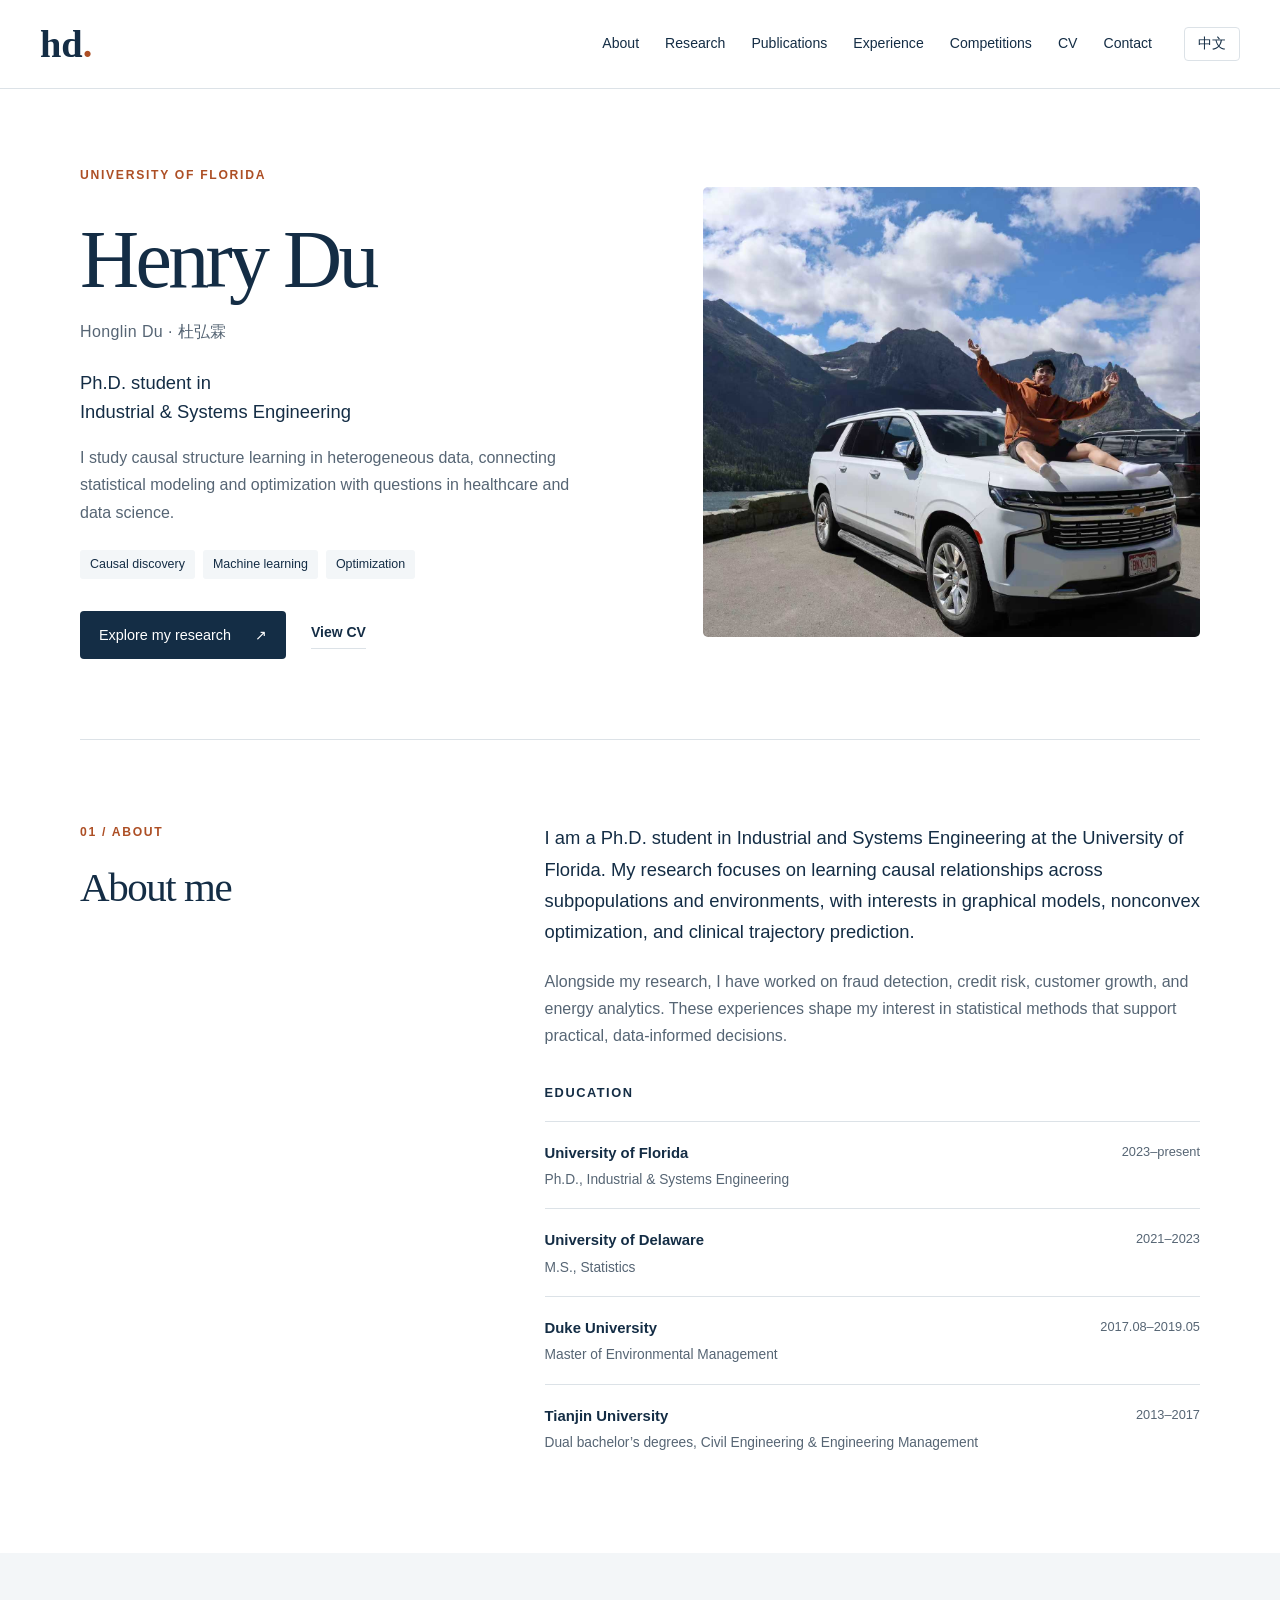
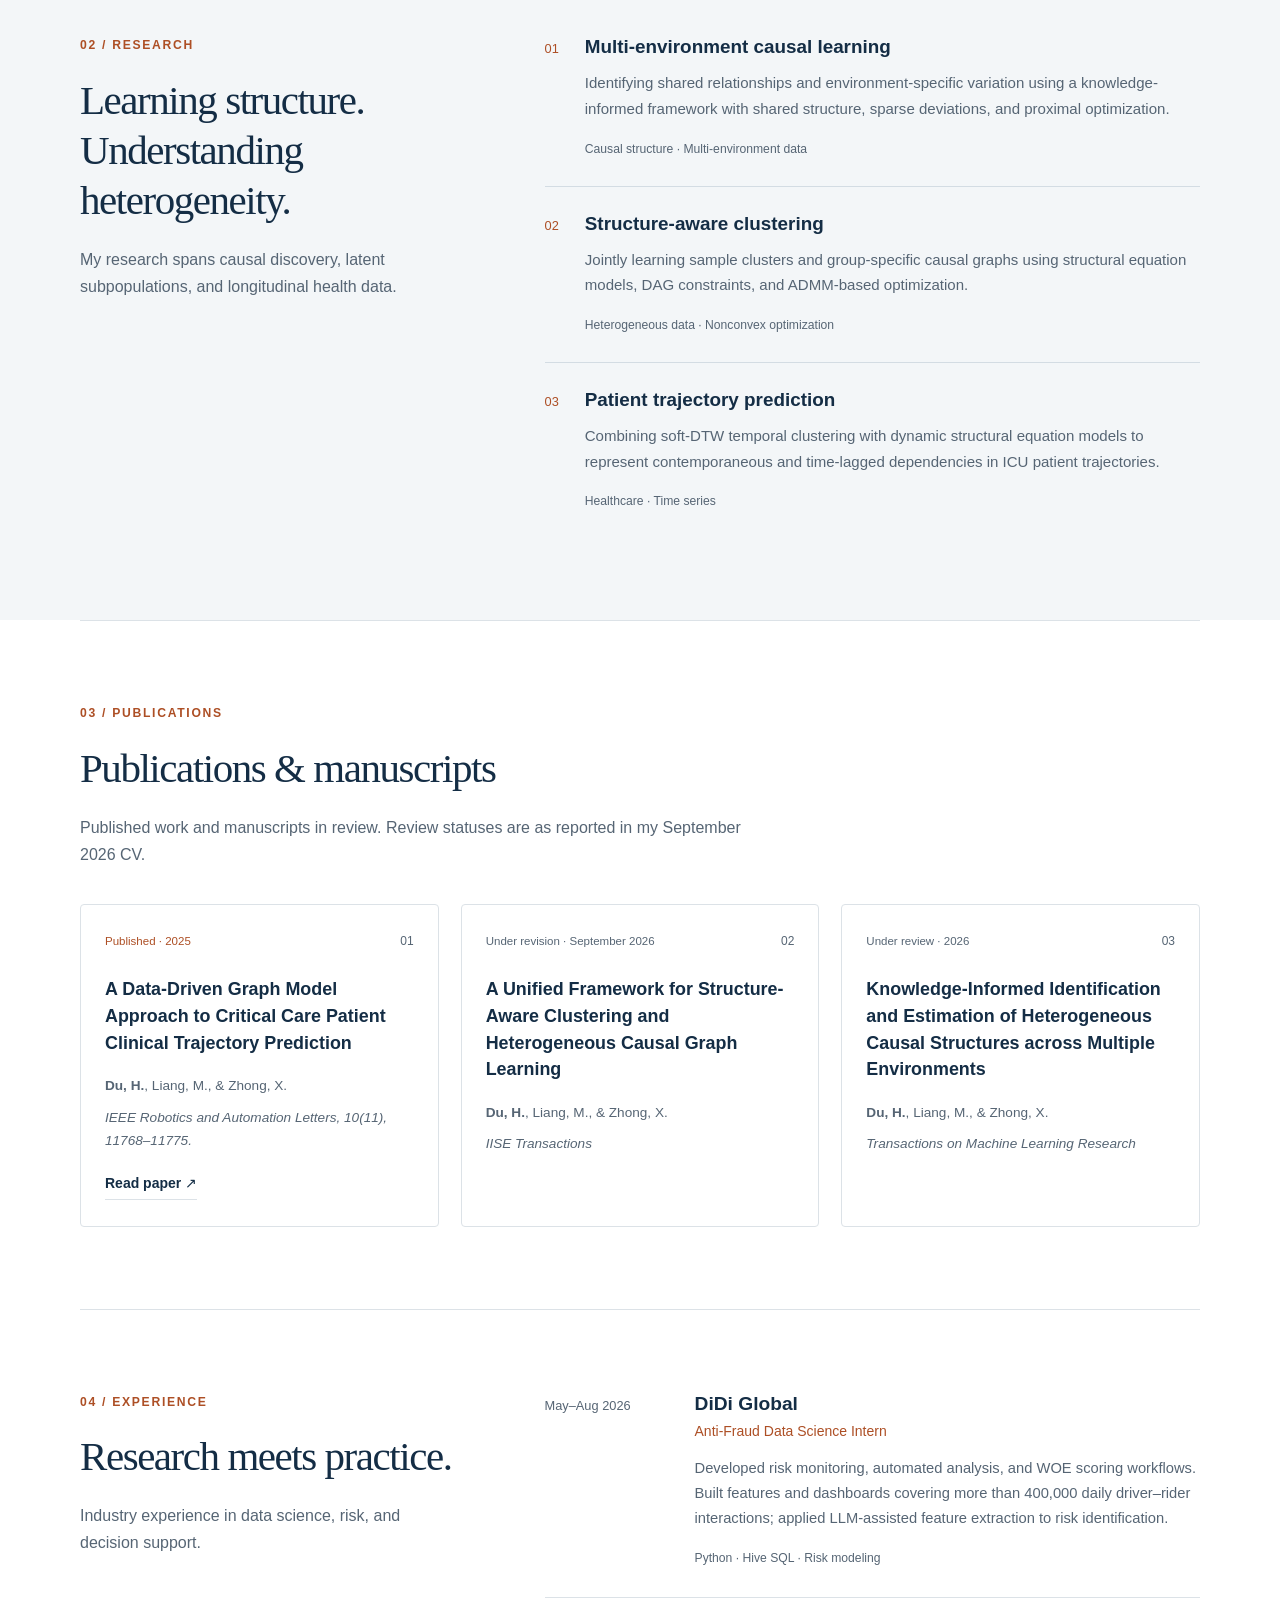
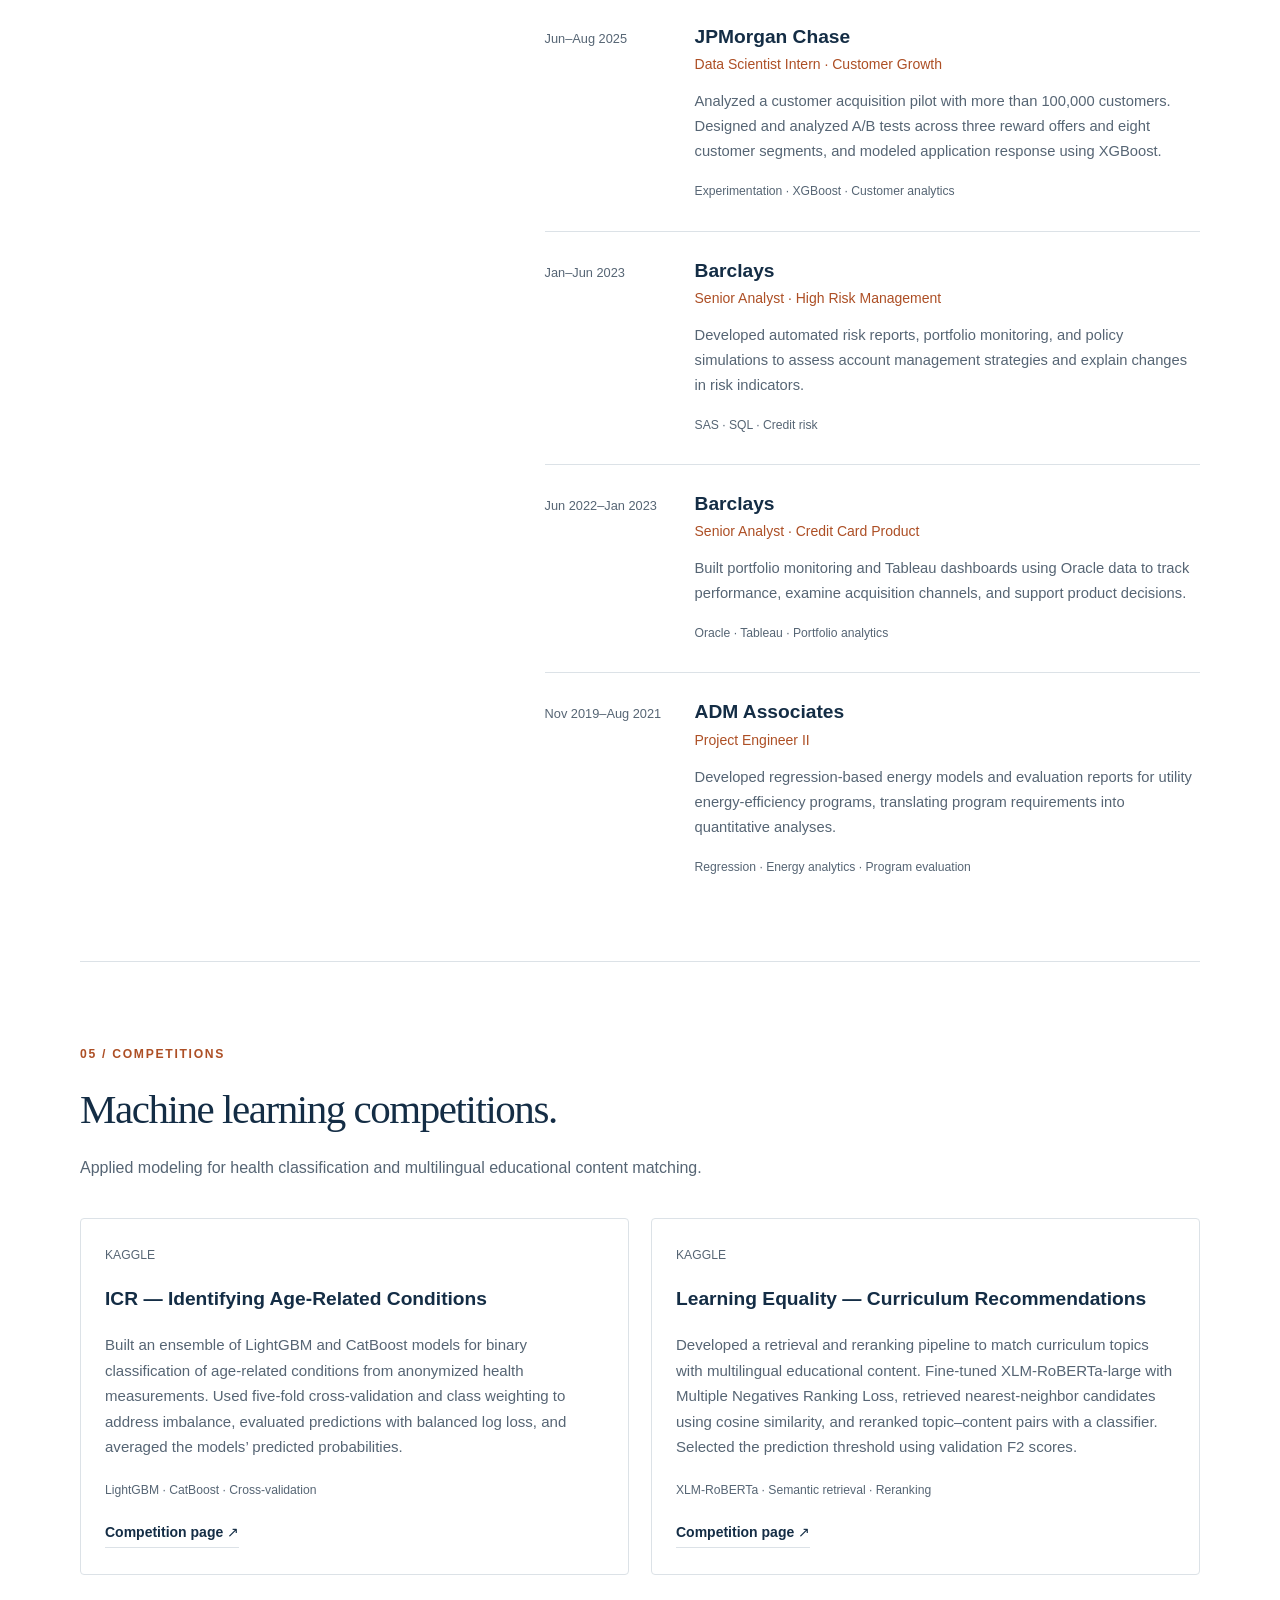
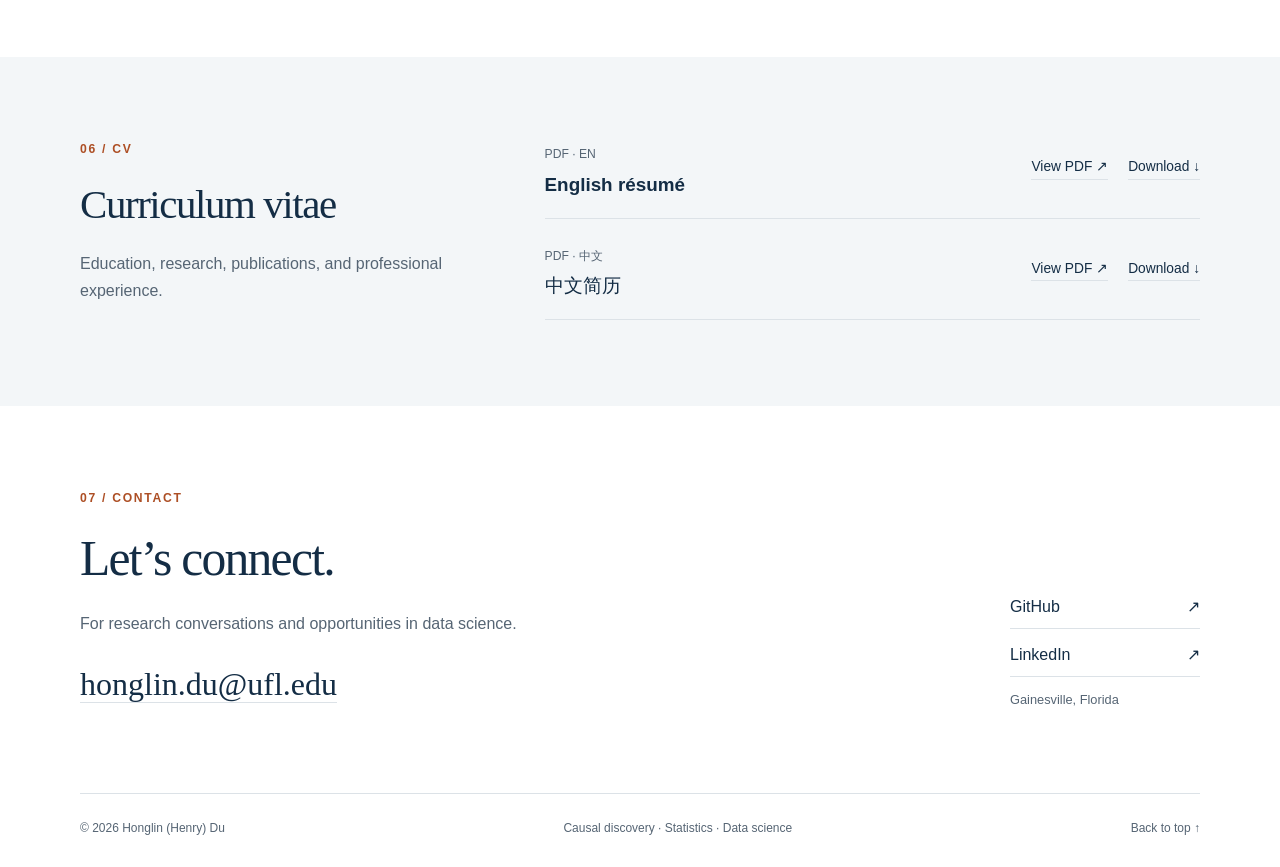
<file: index.html>
<!doctype html>
<html lang="en"><head><meta charset="utf-8"><meta name="viewport" content="width=device-width, initial-scale=1"><title>Honglin (Henry) Du | Causal Discovery & Data Science</title><meta name="description" content="I study causal structure learning in heterogeneous data, connecting statistical modeling and optimization with questions in healthcare and data science."><meta name="theme-color" content="#142d45"><link rel="canonical" href="https://uflhenrydu508.github.io/"><link rel="alternate" hreflang="en" href="https://uflhenrydu508.github.io/"><link rel="alternate" hreflang="zh-CN" href="https://uflhenrydu508.github.io/zh.html"><link rel="alternate" hreflang="x-default" href="https://uflhenrydu508.github.io/"><link rel="icon" href="assets/favicon.svg" type="image/svg+xml"><link rel="stylesheet" href="styles.css"><script src="site.js" defer></script></head>
<body id="top"><a class="skip-link" href="#main">Skip to content</a><header class="header"><div class="header-inner"><a class="wordmark" href="./" aria-label="Henry Du - Home">hd<span>.</span></a><nav aria-label="Main navigation"><a href="#about">About</a><a href="#research">Research</a><a href="#publications">Publications</a><a href="#experience">Experience</a><a href="#competitions">Competitions</a><a href="#cv">CV</a><a href="#contact">Contact</a></nav><a class="language" href="zh.html" lang="zh-CN" hreflang="zh-CN">中文</a></div></header>
<main id="main"><section class="hero container" aria-labelledby="hero-title"><div class="hero-copy"><p class="eyebrow">UNIVERSITY OF FLORIDA</p><h1 id="hero-title">Henry Du<span class="name-secondary">Honglin Du · 杜弘霖</span></h1><p class="role">Ph.D. student in<br>Industrial & Systems Engineering</p><p class="intro">I study causal structure learning in heterogeneous data, connecting statistical modeling and optimization with questions in healthcare and data science.</p><div class="tags"><span>Causal discovery</span><span>Machine learning</span><span>Optimization</span></div><div class="hero-actions"><a class="button" href="#research">Explore my research <span aria-hidden="true">↗</span></a><a class="text-link" href="#cv">View CV</a></div></div><figure class="hero-photo"><img src="assets/henry-du.png" alt="Henry Du outdoors with mountains and a lake in the background" width="1920" height="1280" fetchpriority="high"></figure></section>
<section id="about" class="section container split"><div><p class="eyebrow">01 / About</p><h2>About me</h2></div><div class="section-body"><p class="lead">I am a Ph.D. student in Industrial and Systems Engineering at the University of Florida. My research focuses on learning causal relationships across subpopulations and environments, with interests in graphical models, nonconvex optimization, and clinical trajectory prediction.</p><p>Alongside my research, I have worked on fraud detection, credit risk, customer growth, and energy analytics. These experiences shape my interest in statistical methods that support practical, data-informed decisions.</p><h3 class="small-heading">Education</h3><ul class="education"><li><div><strong>University of Florida</strong><span>Ph.D., Industrial & Systems Engineering</span></div><time>2023–present</time></li><li><div><strong>University of Delaware</strong><span>M.S., Statistics</span></div><time>2021–2023</time></li><li><div><strong>Duke University</strong><span>Master of Environmental Management</span></div><time>2017.08–2019.05</time></li><li><div><strong>Tianjin University</strong><span>Dual bachelor’s degrees, Civil Engineering & Engineering Management</span></div><time>2013–2017</time></li></ul></div></section>
<section id="research" class="research-section"><div class="container section split"><div><p class="eyebrow">02 / Research</p><h2>Learning structure.<br>Understanding heterogeneity.</h2><p>My research spans causal discovery, latent subpopulations, and longitudinal health data.</p></div><div><article class="research-row"><span class="number">01</span><div><h3>Multi-environment causal learning</h3><p>Identifying shared relationships and environment-specific variation using a knowledge-informed framework with shared structure, sparse deviations, and proximal optimization.</p><span class="meta">Causal structure · Multi-environment data</span></div></article><article class="research-row"><span class="number">02</span><div><h3>Structure-aware clustering</h3><p>Jointly learning sample clusters and group-specific causal graphs using structural equation models, DAG constraints, and ADMM-based optimization.</p><span class="meta">Heterogeneous data · Nonconvex optimization</span></div></article><article class="research-row"><span class="number">03</span><div><h3>Patient trajectory prediction</h3><p>Combining soft-DTW temporal clustering with dynamic structural equation models to represent contemporaneous and time-lagged dependencies in ICU patient trajectories.</p><span class="meta">Healthcare · Time series</span></div></article></div></div></section>
<section id="publications" class="section container"><div class="section-heading"><p class="eyebrow">03 / Publications</p><h2>Publications & manuscripts</h2><p>Published work and manuscripts in review. Review statuses are as reported in my September 2026 CV.</p></div><div class="papers"><article class="paper"><div class="paper-top"><span class="status status-0">Published · 2025</span><span class="paper-index">01</span></div><h3 lang="en">A Data-Driven Graph Model Approach to Critical Care Patient Clinical Trajectory Prediction</h3><p class="authors"><strong>Du, H.</strong>, Liang, M., &amp; Zhong, X.</p><p class="journal" lang="en">IEEE Robotics and Automation Letters, 10(11), 11768–11775.</p><a class="text-link" href="https://doi.org/10.1109/LRA.2025.3615534">Read paper <span aria-hidden="true">↗</span></a></article><article class="paper"><div class="paper-top"><span class="status status-1">Under revision · September 2026</span><span class="paper-index">02</span></div><h3 lang="en">A Unified Framework for Structure-Aware Clustering and Heterogeneous Causal Graph Learning</h3><p class="authors"><strong>Du, H.</strong>, Liang, M., &amp; Zhong, X.</p><p class="journal" lang="en">IISE Transactions</p></article><article class="paper"><div class="paper-top"><span class="status status-2">Under review · 2026</span><span class="paper-index">03</span></div><h3 lang="en">Knowledge-Informed Identification and Estimation of Heterogeneous Causal Structures across Multiple Environments</h3><p class="authors"><strong>Du, H.</strong>, Liang, M., &amp; Zhong, X.</p><p class="journal" lang="en">Transactions on Machine Learning Research</p></article></div></section>
<section id="experience" class="section container split"><div><p class="eyebrow">04 / Experience</p><h2>Research meets practice.</h2><p>Industry experience in data science, risk, and decision support.</p></div><div class="jobs"><article class="job"><time>May–Aug 2026</time><div><h3>DiDi Global</h3><p class="job-role">Anti-Fraud Data Science Intern</p><p>Developed risk monitoring, automated analysis, and WOE scoring workflows. Built features and dashboards covering more than 400,000 daily driver–rider interactions; applied LLM-assisted feature extraction to risk identification.</p><span class="meta">Python · Hive SQL · Risk modeling</span></div></article><article class="job"><time>Jun–Aug 2025</time><div><h3>JPMorgan Chase</h3><p class="job-role">Data Scientist Intern · Customer Growth</p><p>Analyzed a customer acquisition pilot with more than 100,000 customers. Designed and analyzed A/B tests across three reward offers and eight customer segments, and modeled application response using XGBoost.</p><span class="meta">Experimentation · XGBoost · Customer analytics</span></div></article><article class="job"><time>Jan–Jun 2023</time><div><h3>Barclays</h3><p class="job-role">Senior Analyst · High Risk Management</p><p>Developed automated risk reports, portfolio monitoring, and policy simulations to assess account management strategies and explain changes in risk indicators.</p><span class="meta">SAS · SQL · Credit risk</span></div></article><article class="job"><time>Jun 2022–Jan 2023</time><div><h3>Barclays</h3><p class="job-role">Senior Analyst · Credit Card Product</p><p>Built portfolio monitoring and Tableau dashboards using Oracle data to track performance, examine acquisition channels, and support product decisions.</p><span class="meta">Oracle · Tableau · Portfolio analytics</span></div></article><article class="job"><time>Nov 2019–Aug 2021</time><div><h3>ADM Associates</h3><p class="job-role">Project Engineer II</p><p>Developed regression-based energy models and evaluation reports for utility energy-efficiency programs, translating program requirements into quantitative analyses.</p><span class="meta">Regression · Energy analytics · Program evaluation</span></div></article></div></section>
<section id="competitions" class="section container"><div class="section-heading"><p class="eyebrow">05 / Competitions</p><h2>Machine learning competitions.</h2><p>Applied modeling for health classification and multilingual educational content matching.</p></div><div class="papers competition-cards"><article class="paper"><p class="meta">KAGGLE</p><h3 lang="en">ICR — Identifying Age-Related Conditions</h3><p>Built an ensemble of LightGBM and CatBoost models for binary classification of age-related conditions from anonymized health measurements. Used five-fold cross-validation and class weighting to address imbalance, evaluated predictions with balanced log loss, and averaged the models’ predicted probabilities.</p><p class="meta">LightGBM · CatBoost · Cross-validation</p><a class="text-link" href="https://www.kaggle.com/competitions/icr-identify-age-related-conditions">Competition page ↗</a></article><article class="paper"><p class="meta">KAGGLE</p><h3 lang="en">Learning Equality — Curriculum Recommendations</h3><p>Developed a retrieval and reranking pipeline to match curriculum topics with multilingual educational content. Fine-tuned XLM-RoBERTa-large with Multiple Negatives Ranking Loss, retrieved nearest-neighbor candidates using cosine similarity, and reranked topic–content pairs with a classifier. Selected the prediction threshold using validation F2 scores.</p><p class="meta">XLM-RoBERTa · Semantic retrieval · Reranking</p><a class="text-link" href="https://www.kaggle.com/competitions/learning-equality-curriculum-recommendations">Competition page ↗</a></article></div></section>
<section id="cv" class="cv-section"><div class="container section split"><div><p class="eyebrow">06 / CV</p><h2>Curriculum vitae</h2><p>Education, research, publications, and professional experience.</p></div><div class="cv-list"><article class="cv-card"><div><span class="meta">PDF · EN</span><h3>English résumé</h3></div><div class="cv-actions"><a href="assets/Henry_Du_Resume_2026.pdf">View PDF <span aria-hidden="true">↗</span></a><a href="assets/Henry_Du_Resume_2026.pdf" download>Download <span aria-hidden="true">↓</span></a></div></article><article class="cv-card"><div><span class="meta">PDF · 中文</span><h3>中文简历</h3></div><div class="cv-actions"><a href="assets/Honglin_Du_CV_Chinese.pdf">View PDF <span aria-hidden="true">↗</span></a><a href="assets/Honglin_Du_CV_Chinese.pdf" download>Download <span aria-hidden="true">↓</span></a></div></article></div></div></section>
<section id="contact" class="section container contact"><div><p class="eyebrow">07 / Contact</p><h2>Let’s connect.</h2><p>For research conversations and opportunities in data science.</p><a class="email" href="mailto:honglin.du@ufl.edu">honglin.du@ufl.edu</a></div><div class="contact-links"><a href="https://github.com/uflhenrydu508">GitHub <span aria-hidden="true">↗</span></a><a href="https://www.linkedin.com/in/henrydu0508/">LinkedIn <span aria-hidden="true">↗</span></a><span>Gainesville, Florida</span></div></section></main><footer class="container footer"><span>© 2026 Honglin (Henry) Du</span><span>Causal discovery · Statistics · Data science</span><a href="#top">Back to top ↑</a></footer></body></html>
</file>
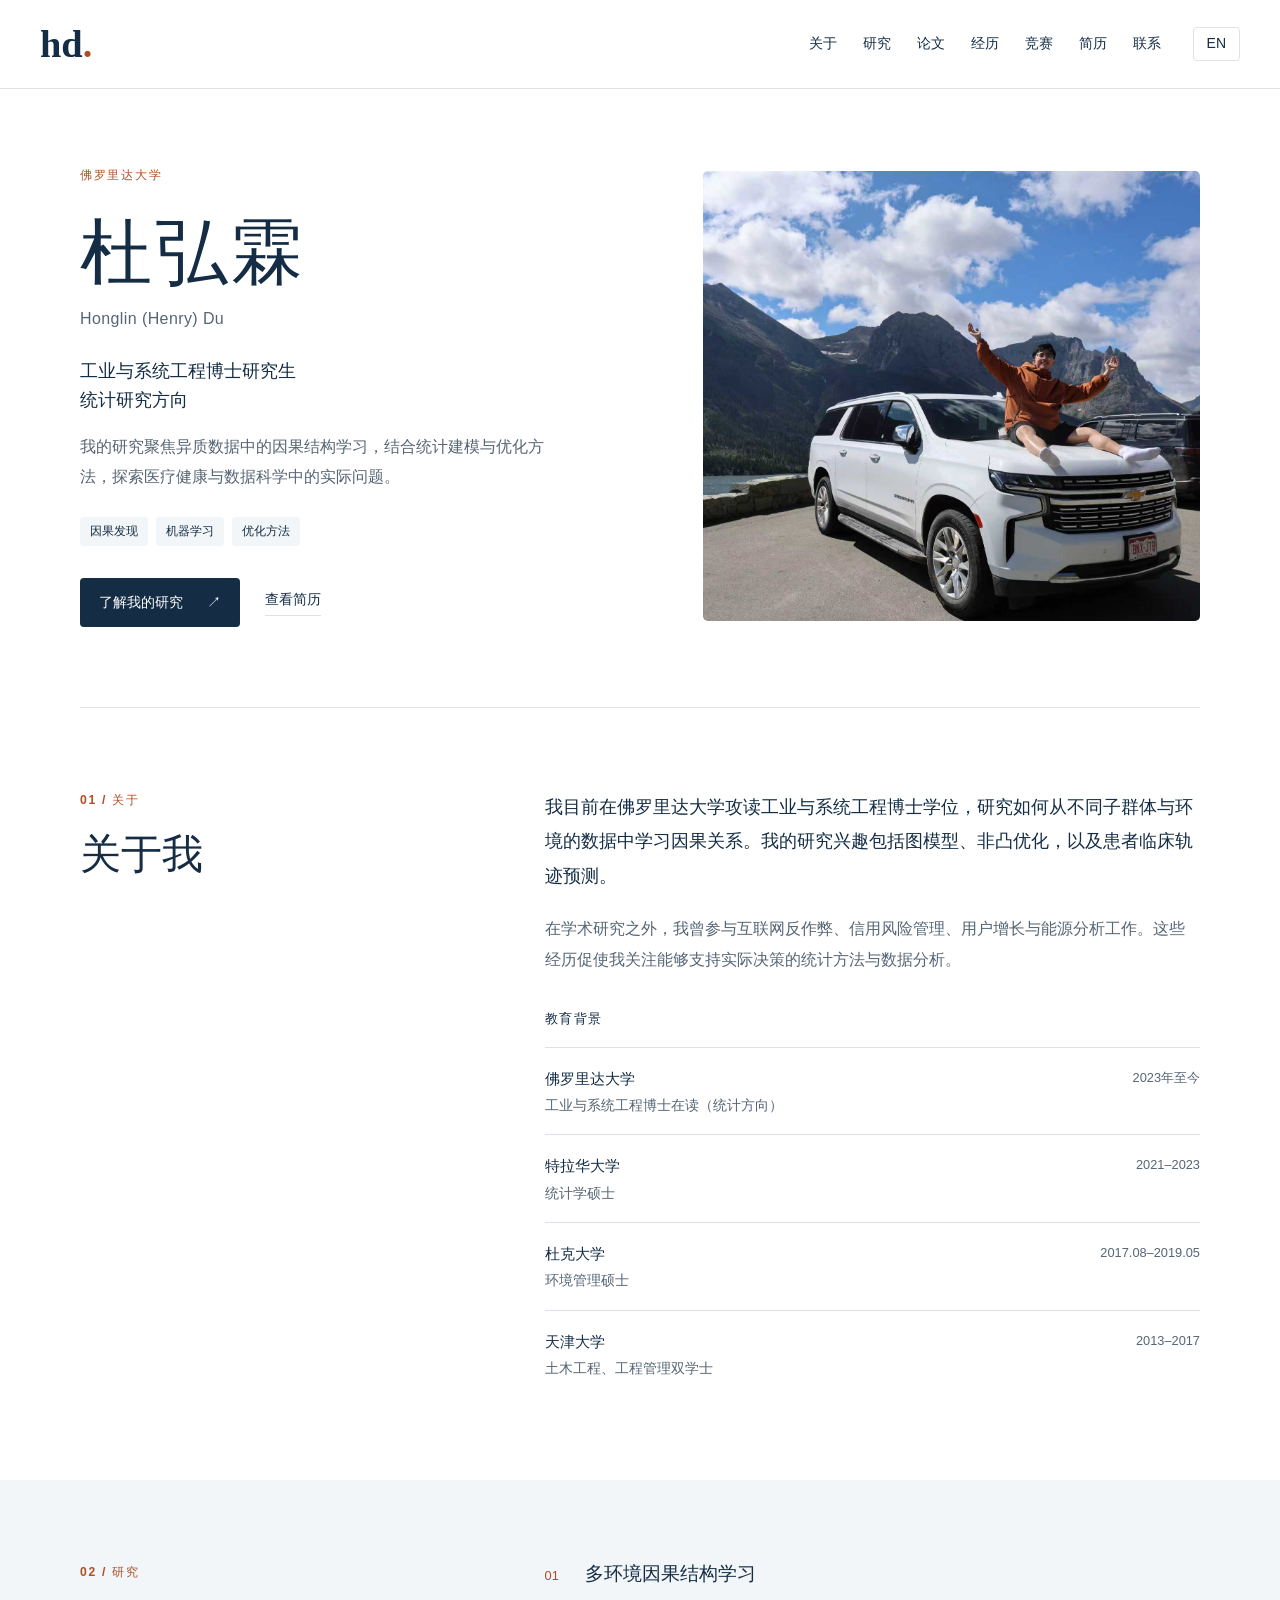
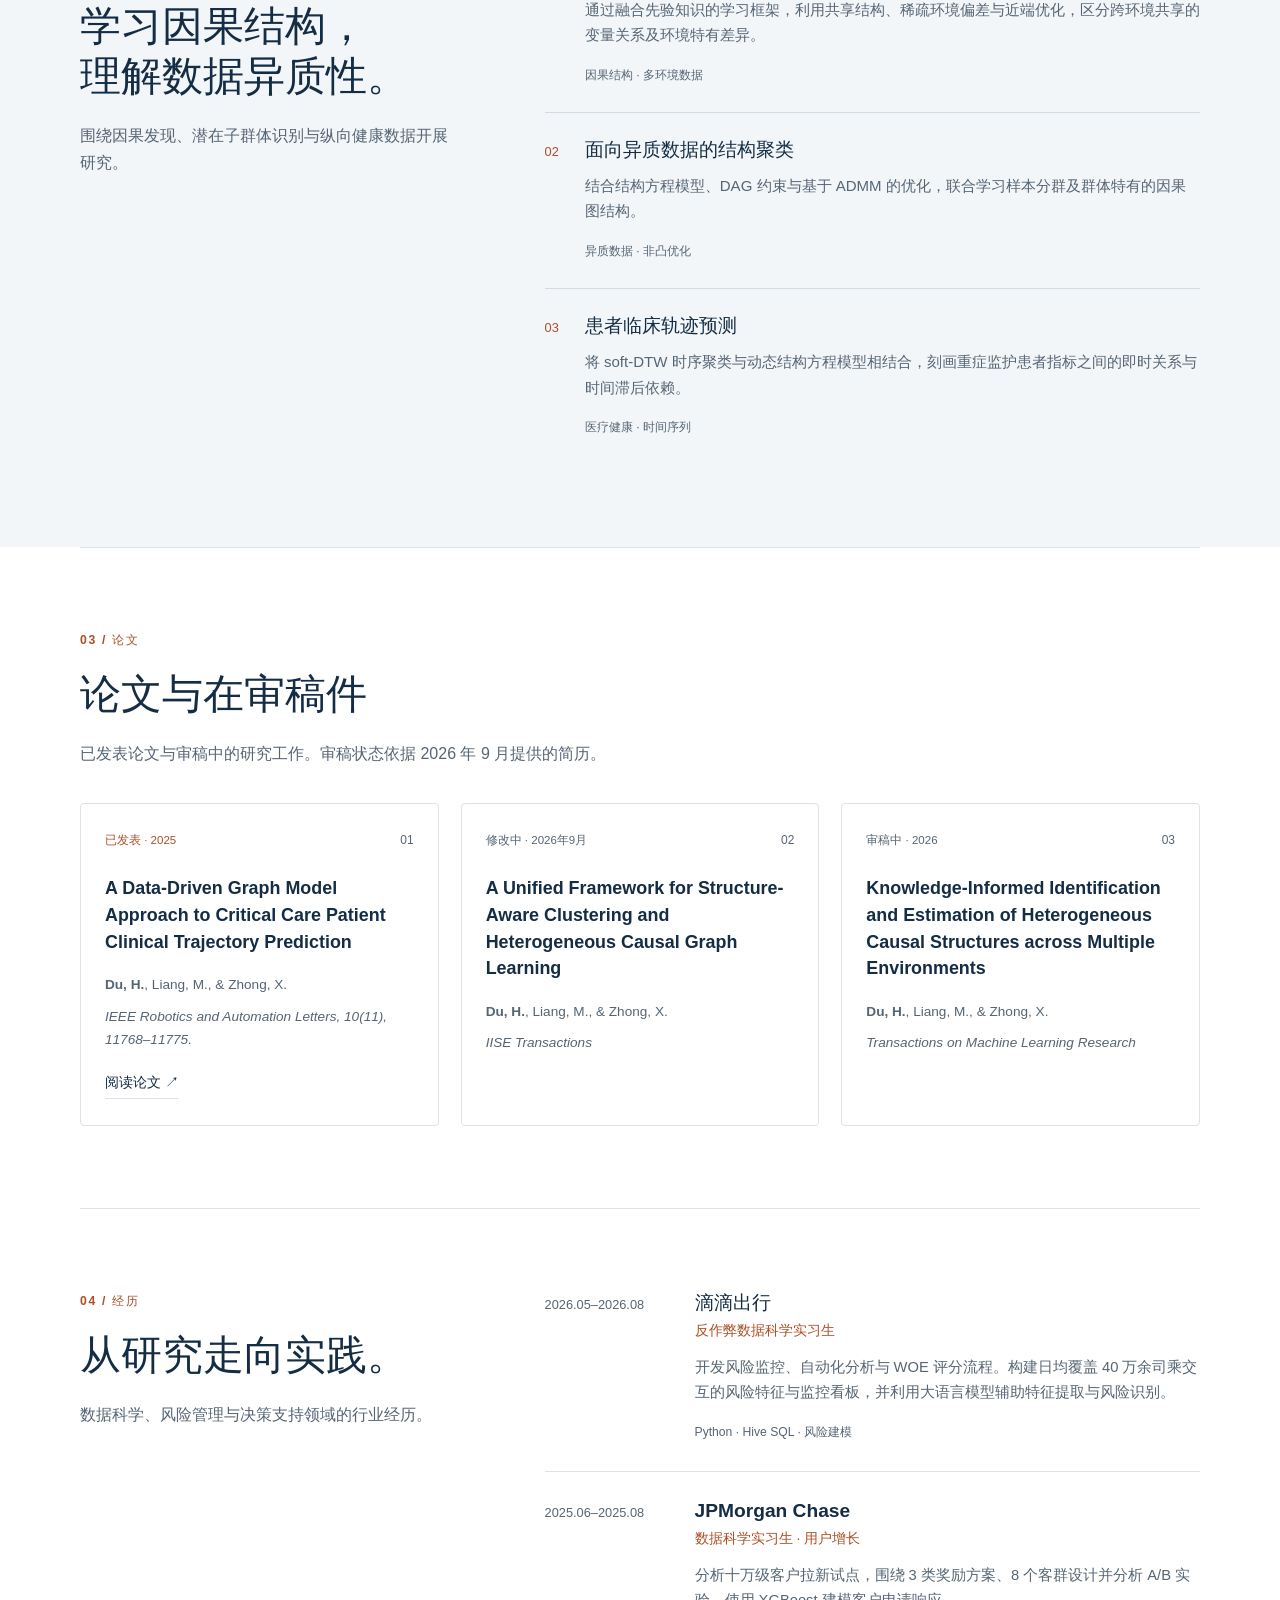
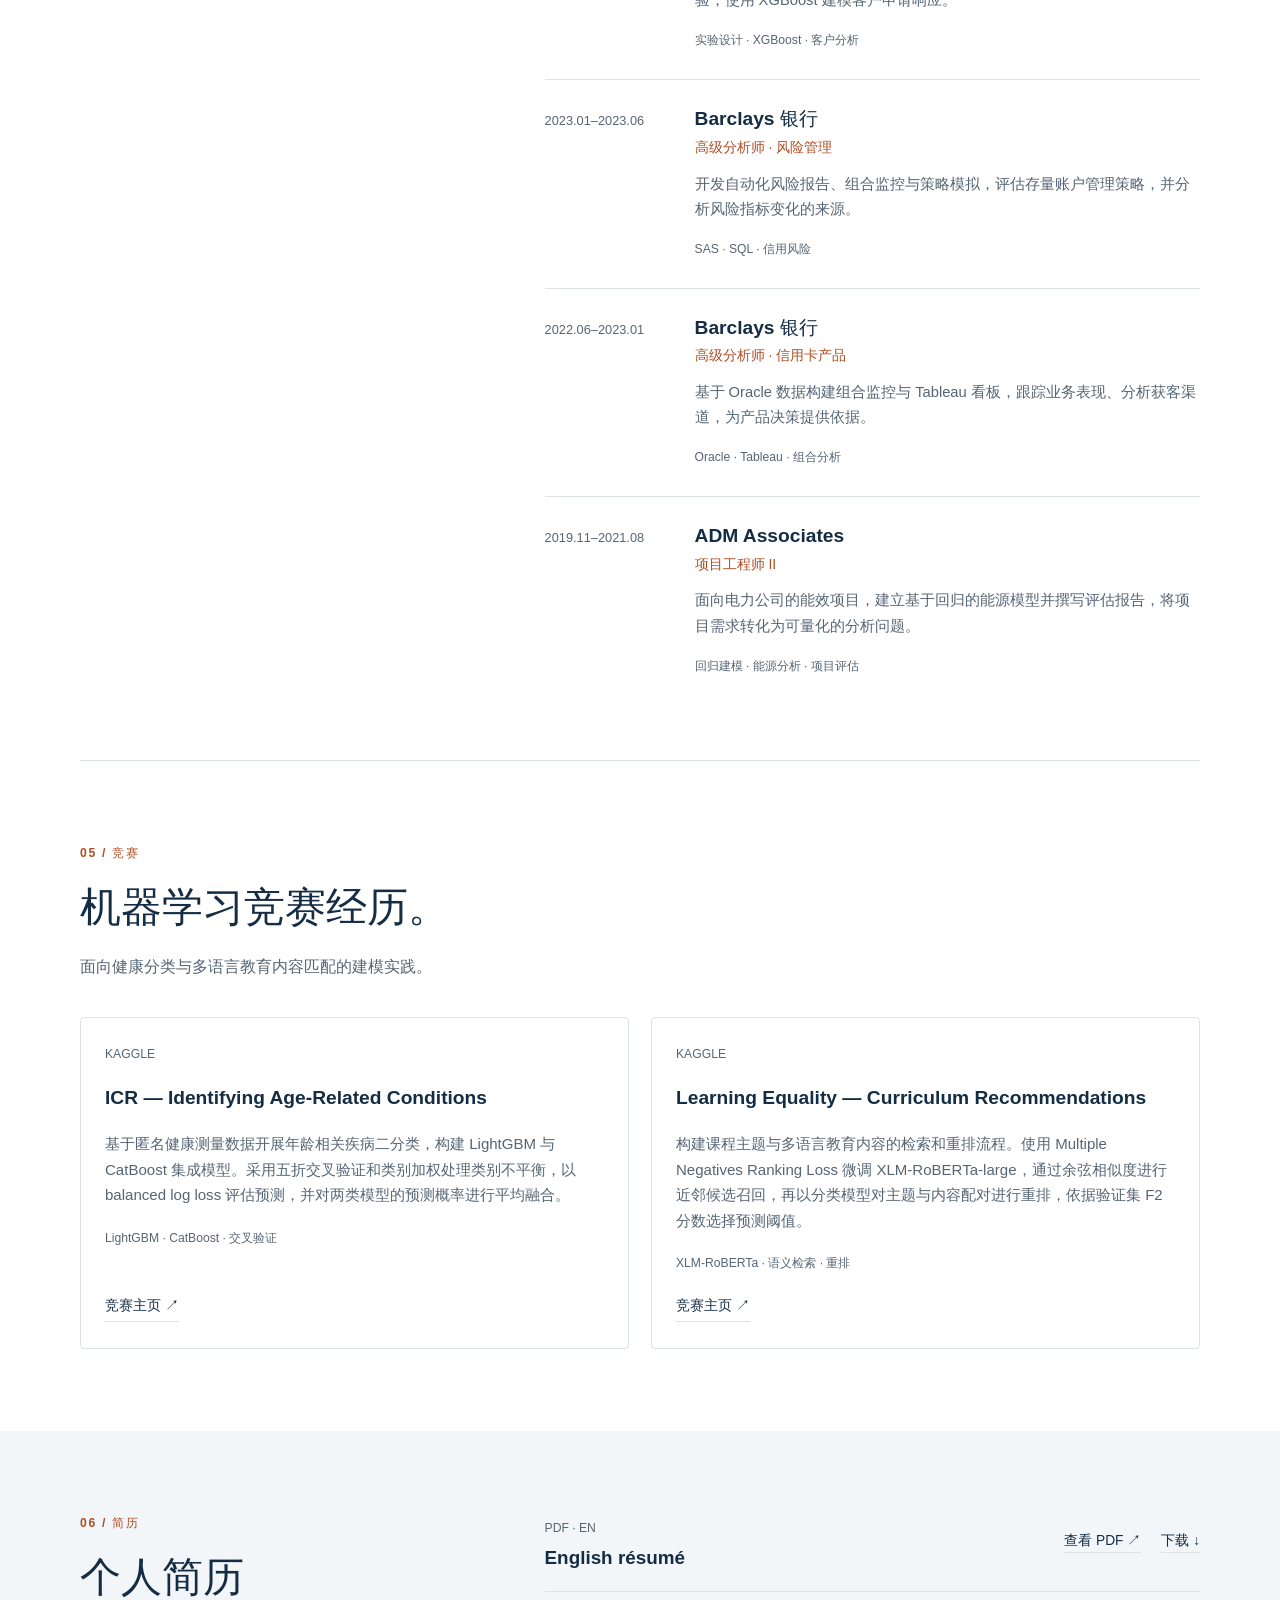
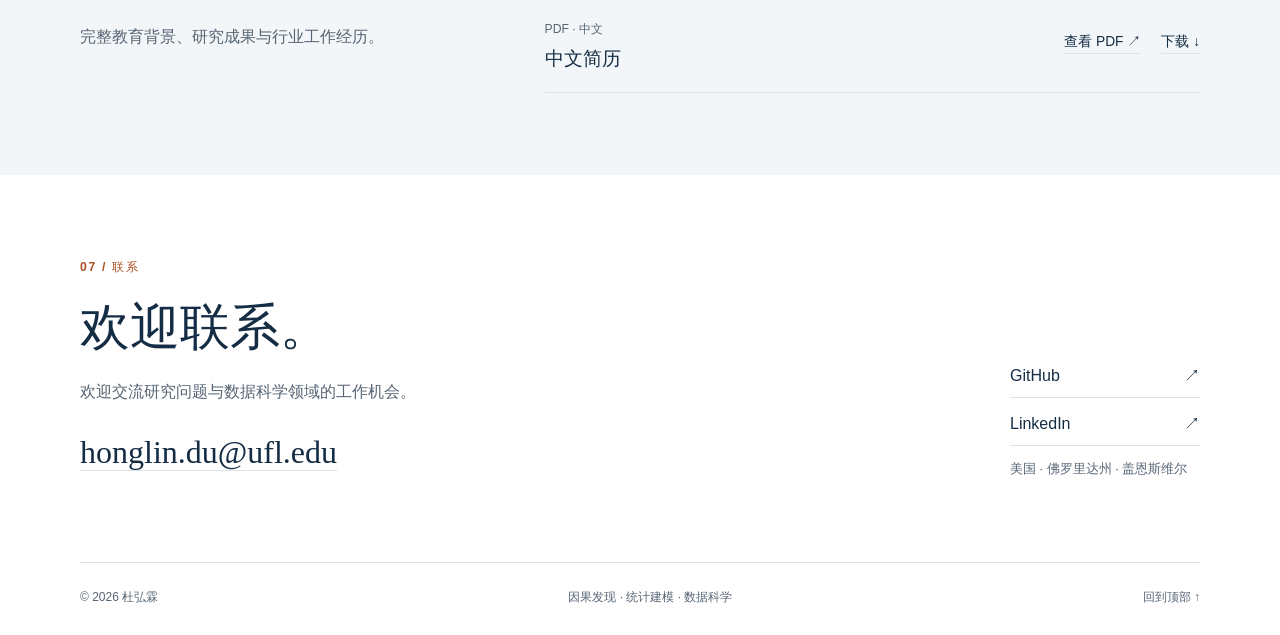
<file: zh.html>
<!doctype html>
<html lang="zh-CN"><head><meta charset="utf-8"><meta name="viewport" content="width=device-width, initial-scale=1"><title>杜弘霖 | 因果发现与数据科学</title><meta name="description" content="我的研究聚焦异质数据中的因果结构学习，结合统计建模与优化方法，探索医疗健康与数据科学中的实际问题。"><meta name="theme-color" content="#142d45"><link rel="canonical" href="https://uflhenrydu508.github.io/zh.html"><link rel="alternate" hreflang="en" href="https://uflhenrydu508.github.io/"><link rel="alternate" hreflang="zh-CN" href="https://uflhenrydu508.github.io/zh.html"><link rel="alternate" hreflang="x-default" href="https://uflhenrydu508.github.io/"><link rel="icon" href="assets/favicon.svg" type="image/svg+xml"><link rel="stylesheet" href="styles.css"><script src="site.js" defer></script></head>
<body id="top"><a class="skip-link" href="#main">跳转到正文</a><header class="header"><div class="header-inner"><a class="wordmark" href="zh.html" aria-label="杜弘霖 - 首页">hd<span>.</span></a><nav aria-label="主导航"><a href="#about">关于</a><a href="#research">研究</a><a href="#publications">论文</a><a href="#experience">经历</a><a href="#competitions">竞赛</a><a href="#cv">简历</a><a href="#contact">联系</a></nav><a class="language" href="index.html" lang="en" hreflang="en">EN</a></div></header>
<main id="main"><section class="hero container" aria-labelledby="hero-title"><div class="hero-copy"><p class="eyebrow">佛罗里达大学</p><h1 id="hero-title">杜弘霖<span class="name-secondary">Honglin (Henry) Du</span></h1><p class="role">工业与系统工程博士研究生<br>统计研究方向</p><p class="intro">我的研究聚焦异质数据中的因果结构学习，结合统计建模与优化方法，探索医疗健康与数据科学中的实际问题。</p><div class="tags"><span>因果发现</span><span>机器学习</span><span>优化方法</span></div><div class="hero-actions"><a class="button" href="#research">了解我的研究 <span aria-hidden="true">↗</span></a><a class="text-link" href="#cv">查看简历</a></div></div><figure class="hero-photo"><img src="assets/henry-du.png" alt="杜弘霖的户外个人照片，背景为山景与湖泊" width="1920" height="1280" fetchpriority="high"></figure></section>
<section id="about" class="section container split"><div><p class="eyebrow">01 / 关于</p><h2>关于我</h2></div><div class="section-body"><p class="lead">我目前在佛罗里达大学攻读工业与系统工程博士学位，研究如何从不同子群体与环境的数据中学习因果关系。我的研究兴趣包括图模型、非凸优化，以及患者临床轨迹预测。</p><p>在学术研究之外，我曾参与互联网反作弊、信用风险管理、用户增长与能源分析工作。这些经历促使我关注能够支持实际决策的统计方法与数据分析。</p><h3 class="small-heading">教育背景</h3><ul class="education"><li><div><strong>佛罗里达大学</strong><span>工业与系统工程博士在读（统计方向）</span></div><time>2023年至今</time></li><li><div><strong>特拉华大学</strong><span>统计学硕士</span></div><time>2021–2023</time></li><li><div><strong>杜克大学</strong><span>环境管理硕士</span></div><time>2017.08–2019.05</time></li><li><div><strong>天津大学</strong><span>土木工程、工程管理双学士</span></div><time>2013–2017</time></li></ul></div></section>
<section id="research" class="research-section"><div class="container section split"><div><p class="eyebrow">02 / 研究</p><h2>学习因果结构，<br>理解数据异质性。</h2><p>围绕因果发现、潜在子群体识别与纵向健康数据开展研究。</p></div><div><article class="research-row"><span class="number">01</span><div><h3>多环境因果结构学习</h3><p>通过融合先验知识的学习框架，利用共享结构、稀疏环境偏差与近端优化，区分跨环境共享的变量关系及环境特有差异。</p><span class="meta">因果结构 · 多环境数据</span></div></article><article class="research-row"><span class="number">02</span><div><h3>面向异质数据的结构聚类</h3><p>结合结构方程模型、DAG 约束与基于 ADMM 的优化，联合学习样本分群及群体特有的因果图结构。</p><span class="meta">异质数据 · 非凸优化</span></div></article><article class="research-row"><span class="number">03</span><div><h3>患者临床轨迹预测</h3><p>将 soft-DTW 时序聚类与动态结构方程模型相结合，刻画重症监护患者指标之间的即时关系与时间滞后依赖。</p><span class="meta">医疗健康 · 时间序列</span></div></article></div></div></section>
<section id="publications" class="section container"><div class="section-heading"><p class="eyebrow">03 / 论文</p><h2>论文与在审稿件</h2><p>已发表论文与审稿中的研究工作。审稿状态依据 2026 年 9 月提供的简历。</p></div><div class="papers"><article class="paper"><div class="paper-top"><span class="status status-0">已发表 · 2025</span><span class="paper-index">01</span></div><h3 lang="en">A Data-Driven Graph Model Approach to Critical Care Patient Clinical Trajectory Prediction</h3><p class="authors"><strong>Du, H.</strong>, Liang, M., &amp; Zhong, X.</p><p class="journal" lang="en">IEEE Robotics and Automation Letters, 10(11), 11768–11775.</p><a class="text-link" href="https://doi.org/10.1109/LRA.2025.3615534">阅读论文 <span aria-hidden="true">↗</span></a></article><article class="paper"><div class="paper-top"><span class="status status-1">修改中 · 2026年9月</span><span class="paper-index">02</span></div><h3 lang="en">A Unified Framework for Structure-Aware Clustering and Heterogeneous Causal Graph Learning</h3><p class="authors"><strong>Du, H.</strong>, Liang, M., &amp; Zhong, X.</p><p class="journal" lang="en">IISE Transactions</p></article><article class="paper"><div class="paper-top"><span class="status status-2">审稿中 · 2026</span><span class="paper-index">03</span></div><h3 lang="en">Knowledge-Informed Identification and Estimation of Heterogeneous Causal Structures across Multiple Environments</h3><p class="authors"><strong>Du, H.</strong>, Liang, M., &amp; Zhong, X.</p><p class="journal" lang="en">Transactions on Machine Learning Research</p></article></div></section>
<section id="experience" class="section container split"><div><p class="eyebrow">04 / 经历</p><h2>从研究走向实践。</h2><p>数据科学、风险管理与决策支持领域的行业经历。</p></div><div class="jobs"><article class="job"><time>2026.05–2026.08</time><div><h3>滴滴出行</h3><p class="job-role">反作弊数据科学实习生</p><p>开发风险监控、自动化分析与 WOE 评分流程。构建日均覆盖 40 万余司乘交互的风险特征与监控看板，并利用大语言模型辅助特征提取与风险识别。</p><span class="meta">Python · Hive SQL · 风险建模</span></div></article><article class="job"><time>2025.06–2025.08</time><div><h3>JPMorgan Chase</h3><p class="job-role">数据科学实习生 · 用户增长</p><p>分析十万级客户拉新试点，围绕 3 类奖励方案、8 个客群设计并分析 A/B 实验，使用 XGBoost 建模客户申请响应。</p><span class="meta">实验设计 · XGBoost · 客户分析</span></div></article><article class="job"><time>2023.01–2023.06</time><div><h3>Barclays 银行</h3><p class="job-role">高级分析师 · 风险管理</p><p>开发自动化风险报告、组合监控与策略模拟，评估存量账户管理策略，并分析风险指标变化的来源。</p><span class="meta">SAS · SQL · 信用风险</span></div></article><article class="job"><time>2022.06–2023.01</time><div><h3>Barclays 银行</h3><p class="job-role">高级分析师 · 信用卡产品</p><p>基于 Oracle 数据构建组合监控与 Tableau 看板，跟踪业务表现、分析获客渠道，为产品决策提供依据。</p><span class="meta">Oracle · Tableau · 组合分析</span></div></article><article class="job"><time>2019.11–2021.08</time><div><h3>ADM Associates</h3><p class="job-role">项目工程师 II</p><p>面向电力公司的能效项目，建立基于回归的能源模型并撰写评估报告，将项目需求转化为可量化的分析问题。</p><span class="meta">回归建模 · 能源分析 · 项目评估</span></div></article></div></section>
<section id="competitions" class="section container"><div class="section-heading"><p class="eyebrow">05 / 竞赛</p><h2>机器学习竞赛经历。</h2><p>面向健康分类与多语言教育内容匹配的建模实践。</p></div><div class="papers competition-cards"><article class="paper"><p class="meta">KAGGLE</p><h3 lang="en">ICR — Identifying Age-Related Conditions</h3><p>基于匿名健康测量数据开展年龄相关疾病二分类，构建 LightGBM 与 CatBoost 集成模型。采用五折交叉验证和类别加权处理类别不平衡，以 balanced log loss 评估预测，并对两类模型的预测概率进行平均融合。</p><p class="meta">LightGBM · CatBoost · 交叉验证</p><a class="text-link" href="https://www.kaggle.com/competitions/icr-identify-age-related-conditions">竞赛主页 ↗</a></article><article class="paper"><p class="meta">KAGGLE</p><h3 lang="en">Learning Equality — Curriculum Recommendations</h3><p>构建课程主题与多语言教育内容的检索和重排流程。使用 Multiple Negatives Ranking Loss 微调 XLM-RoBERTa-large，通过余弦相似度进行近邻候选召回，再以分类模型对主题与内容配对进行重排，依据验证集 F2 分数选择预测阈值。</p><p class="meta">XLM-RoBERTa · 语义检索 · 重排</p><a class="text-link" href="https://www.kaggle.com/competitions/learning-equality-curriculum-recommendations">竞赛主页 ↗</a></article></div></section>
<section id="cv" class="cv-section"><div class="container section split"><div><p class="eyebrow">06 / 简历</p><h2>个人简历</h2><p>完整教育背景、研究成果与行业工作经历。</p></div><div class="cv-list"><article class="cv-card"><div><span class="meta">PDF · EN</span><h3>English résumé</h3></div><div class="cv-actions"><a href="assets/Henry_Du_Resume_2026.pdf">查看 PDF <span aria-hidden="true">↗</span></a><a href="assets/Henry_Du_Resume_2026.pdf" download>下载 <span aria-hidden="true">↓</span></a></div></article><article class="cv-card"><div><span class="meta">PDF · 中文</span><h3>中文简历</h3></div><div class="cv-actions"><a href="assets/Honglin_Du_CV_Chinese.pdf">查看 PDF <span aria-hidden="true">↗</span></a><a href="assets/Honglin_Du_CV_Chinese.pdf" download>下载 <span aria-hidden="true">↓</span></a></div></article></div></div></section>
<section id="contact" class="section container contact"><div><p class="eyebrow">07 / 联系</p><h2>欢迎联系。</h2><p>欢迎交流研究问题与数据科学领域的工作机会。</p><a class="email" href="mailto:honglin.du@ufl.edu">honglin.du@ufl.edu</a></div><div class="contact-links"><a href="https://github.com/uflhenrydu508">GitHub <span aria-hidden="true">↗</span></a><a href="https://www.linkedin.com/in/henrydu0508/">LinkedIn <span aria-hidden="true">↗</span></a><span>美国 · 佛罗里达州 · 盖恩斯维尔</span></div></section></main><footer class="container footer"><span>© 2026 杜弘霖</span><span>因果发现 · 统计建模 · 数据科学</span><a href="#top">回到顶部 ↑</a></footer></body></html>
</file>
<file: styles.css>
:root{--ink:#142d45;--muted:#566574;--accent:#ad4f25;--line:#dce2e7;--soft:#f3f6f8;--white:#fff;font-family:Inter,-apple-system,BlinkMacSystemFont,"Segoe UI","Noto Sans SC",sans-serif;color:var(--ink);font-synthesis:none}*{box-sizing:border-box}html{scroll-behavior:smooth;scroll-padding-top:112px}body{margin:0;background:var(--white);font-size:16px;line-height:1.7}a{color:inherit;text-decoration:none}a:hover{color:var(--accent)}a:focus-visible{outline:3px solid #bd5a2c;outline-offset:6px}p{color:var(--muted);margin:0 0 1.25rem}h1,h2,h3{line-height:1.22;margin:0;font-weight:500}h1,h2{font-family:Georgia,"Times New Roman","Songti SC",serif}h2{font-size:clamp(2rem,3.2vw,2.75rem);letter-spacing:-.035em;margin-bottom:1.25rem}h3{font-size:1.18rem;font-weight:600}.container{width:min(1120px,calc(100% - 80px));margin-inline:auto}.header{border-bottom:1px solid var(--line);background:rgba(255,255,255,.97);position:sticky;top:0;z-index:10}.header-inner{width:min(1200px,calc(100% - 64px));margin:auto;display:flex;align-items:center;gap:32px;min-height:88px}.wordmark{font-family:Georgia,serif;font-size:2.4rem;font-weight:bold;line-height:1}.wordmark span{color:var(--accent)}nav{display:flex;gap:26px;margin-left:auto}nav a{font-size:.88rem;font-weight:500}.language{font-size:.875rem;border:1px solid var(--line);padding:4px 13px;border-radius:4px;white-space:nowrap}.skip-link{position:absolute;left:20px;top:-100px;background:var(--ink);color:#fff;padding:10px;z-index:20}.skip-link:focus{top:10px}.hero{display:grid;grid-template-columns:1.1fr 1fr;gap:76px;padding-top:76px;padding-bottom:80px;align-items:center}.eyebrow{font-size:.76rem;font-weight:650;letter-spacing:.14em;text-transform:uppercase;color:var(--accent);margin-bottom:24px}h1{font-size:clamp(3.5rem,6.4vw,5.25rem);letter-spacing:-.045em}.name-secondary{display:block;font-family:Inter,-apple-system,BlinkMacSystemFont,"Segoe UI",sans-serif;font-size:1rem;font-weight:400;letter-spacing:.025em;color:var(--muted);margin-top:12px}.role{font-size:1.15rem;line-height:1.55;color:var(--ink);margin-top:28px;margin-bottom:18px}.intro{max-width:490px;font-size:1rem}.tags{display:flex;gap:8px;flex-wrap:wrap;margin-top:24px}.tags span{font-size:.78rem;color:var(--ink);padding:4px 10px;background:var(--soft);border-radius:3px}.hero-actions{display:flex;gap:25px;align-items:center;margin-top:32px}.button{display:inline-flex;gap:24px;align-items:center;background:var(--ink);color:white;padding:12px 19px;border-radius:4px;font-size:.9rem}.button:hover{background:#234b6c;color:white}.text-link{font-size:.875rem;font-weight:600;border-bottom:1px solid var(--line);padding-bottom:3px}.hero-photo{margin:0;align-self:stretch;display:flex;flex-direction:column;justify-content:center}.hero-photo img{width:100%;height:450px;object-fit:cover;object-position:71% center;border-radius:5px}.hero-photo figcaption{font-size:.76rem;letter-spacing:.05em;margin-top:12px;color:var(--muted)}.section{padding-top:82px;padding-bottom:82px;border-top:1px solid var(--line)}.split{display:grid;grid-template-columns:.8fr 1.4fr;gap:90px}.section .eyebrow{margin-bottom:20px}.section-body .lead{font-size:1.15rem;color:var(--ink)}.small-heading{font-size:.8rem;text-transform:uppercase;letter-spacing:.12em;margin:36px 0 20px}.education{list-style:none;margin:0;padding:0}.education li{border-top:1px solid var(--line);padding:17px 0;display:flex;gap:18px;justify-content:space-between}.education strong{font-size:.93rem;font-weight:600}.education span{display:block;font-size:.86rem;color:var(--muted);margin-top:2px}.education time{font-size:.8rem;color:var(--muted);white-space:nowrap;padding-top:2px}.research-section{background:var(--soft)}.research-section .section,.cv-section .section{border:0}.research-row{display:flex;gap:26px;padding:25px 0;border-top:1px solid #d3dce3}.research-row:first-child{padding-top:0;border-top:0}.number{color:var(--accent);font-size:.8rem;font-variant-numeric:tabular-nums;padding-top:3px}.research-row h3{margin-bottom:12px}.research-row p{font-size:.94rem;margin-bottom:12px}.meta{font-size:.76rem;color:var(--muted)}.section-heading{max-width:690px;margin-bottom:36px}.papers{display:grid;grid-template-columns:repeat(3,1fr);gap:22px}.paper{border:1px solid var(--line);padding:26px 24px;border-radius:4px;display:flex;flex-direction:column;align-items:flex-start}.paper-top{display:flex;align-items:center;justify-content:space-between;gap:8px;width:100%;margin-bottom:24px}.status{font-size:.72rem;color:var(--muted)}.status-0{color:var(--accent)}.paper-index{font-size:.75rem;color:var(--muted)}.paper h3{font-size:1.12rem;line-height:1.5;margin-bottom:18px}.authors,.journal{font-size:.85rem}.authors{margin-bottom:8px}.journal{font-style:italic;margin-bottom:20px}.paper .text-link{margin-top:auto}.job{display:grid;grid-template-columns:125px 1fr;gap:25px;padding:27px 0;border-bottom:1px solid var(--line)}.job:first-child{padding-top:0}.job:last-child{border-bottom:0;padding-bottom:0}.job time{font-size:.8rem;color:var(--muted);padding-top:3px}.job h3{font-size:1.2rem;margin-bottom:5px}.job-role{font-size:.875rem;color:var(--accent);margin-bottom:12px}.job p:not(.job-role){font-size:.92rem;margin-bottom:12px}.cv-section{background:var(--soft)}.cv-card{display:flex;align-items:center;justify-content:space-between;gap:20px;border-bottom:1px solid var(--line);padding:22px 0}.cv-card:first-child{padding-top:0}.cv-card h3{margin-top:6px}.cv-actions{display:flex;gap:20px;font-size:.86rem}.cv-actions a{border-bottom:1px solid var(--line)}.contact{display:flex;justify-content:space-between;align-items:end;gap:40px;border-top:0}.contact h2{font-size:3.1rem}.email{font-family:Georgia,serif;font-size:clamp(1.4rem,3vw,2rem);border-bottom:1px solid var(--line)}.contact-links{display:flex;flex-direction:column;gap:12px;min-width:190px}.contact-links a{display:flex;justify-content:space-between;border-bottom:1px solid var(--line);padding-bottom:8px}.contact-links>span{font-size:.8rem;color:var(--muted)}.footer{display:flex;justify-content:space-between;gap:20px;border-top:1px solid var(--line);padding-top:24px;padding-bottom:28px;font-size:.75rem;color:var(--muted)}html[lang=zh-CN] h1{font-size:4.5rem;letter-spacing:.05em}html[lang=zh-CN] h2{letter-spacing:0}html[lang=zh-CN] .intro,html[lang=zh-CN] .section-body p{line-height:1.9}
@media(min-width:1500px){.hero{padding-top:96px;padding-bottom:96px}}@media(max-width:1000px){.hero{gap:38px}.split{gap:45px;grid-template-columns:.8fr 1.4fr}.job{grid-template-columns:1fr;gap:8px}.papers{gap:14px}.paper{padding:22px 18px}nav{gap:18px}.hero-photo img{height:440px}.cv-card{align-items:flex-start;flex-direction:column;gap:12px}}@media(max-width:760px){html{scroll-padding-top:132px}.container{width:calc(100% - 40px)}.header-inner{width:calc(100% - 40px);min-height:105px;gap:16px;flex-wrap:wrap;justify-content:space-between;padding:14px 0 12px}.wordmark{font-size:2rem}nav{order:3;flex-basis:100%;margin:0;gap:10px;justify-content:space-between}nav a{font-size:.78rem;padding:5px 0}.language{margin-left:auto}.hero{grid-template-columns:1fr;padding-top:42px;padding-bottom:48px;gap:34px}h1{font-size:4rem}.hero-copy{max-width:600px}.hero-photo img{height:auto;aspect-ratio:1.6;object-position:center}.hero-photo figcaption{margin-top:8px}.hero .eyebrow{margin-bottom:18px}.role{margin-top:22px}.split{grid-template-columns:1fr;gap:26px}.section{padding-top:50px;padding-bottom:50px}.section-heading{margin-bottom:26px}.papers{grid-template-columns:1fr;gap:16px}.paper{padding:25px}.paper h3{max-width:550px}.paper-top{margin-bottom:16px}.job{grid-template-columns:1fr;gap:8px;padding:24px 0}.cv-card{flex-direction:row;align-items:center}.contact{align-items:stretch;flex-direction:column;gap:32px}.contact h2{font-size:2.5rem}.contact-links{max-width:100%}.footer{flex-wrap:wrap;gap:10px;font-size:.75rem}.footer span:nth-child(2){display:none}.education li{gap:10px}.education time{font-size:.75rem}html[lang=zh-CN] h1{font-size:3.8rem}}@media(max-width:380px){.container,.header-inner{width:calc(100% - 32px)}nav{gap:6px}nav a{font-size:.73rem}.hero-actions{gap:20px}.cv-card{flex-direction:column;align-items:flex-start}.education li{flex-direction:column;gap:2px}.hero-photo img{aspect-ratio:1.35}}@media(prefers-reduced-motion:reduce){html{scroll-behavior:auto}}@media print{.header,.hero-actions,.language,.footer a{display:none}.container{width:100%}.section{padding:25px 0}.hero{padding:20px 0}.hero-photo img{height:240px}.paper,.job{break-inside:avoid}body{font-size:11pt}a{text-decoration:underline}}
@media(max-width:380px){nav{flex-wrap:wrap;justify-content:flex-start;column-gap:20px;row-gap:0}html{scroll-padding-top:165px}}

.competition-cards{grid-template-columns:repeat(2,minmax(0,1fr))}.competition-cards .paper>p:not(.meta){font-size:.94rem}.competition-cards h3{font-size:1.2rem}@media(max-width:1000px){nav{gap:14px}}@media(max-width:760px){nav{flex-wrap:wrap;justify-content:flex-start;column-gap:18px;row-gap:0}.competition-cards{grid-template-columns:1fr}html{scroll-padding-top:165px}}
</file>
